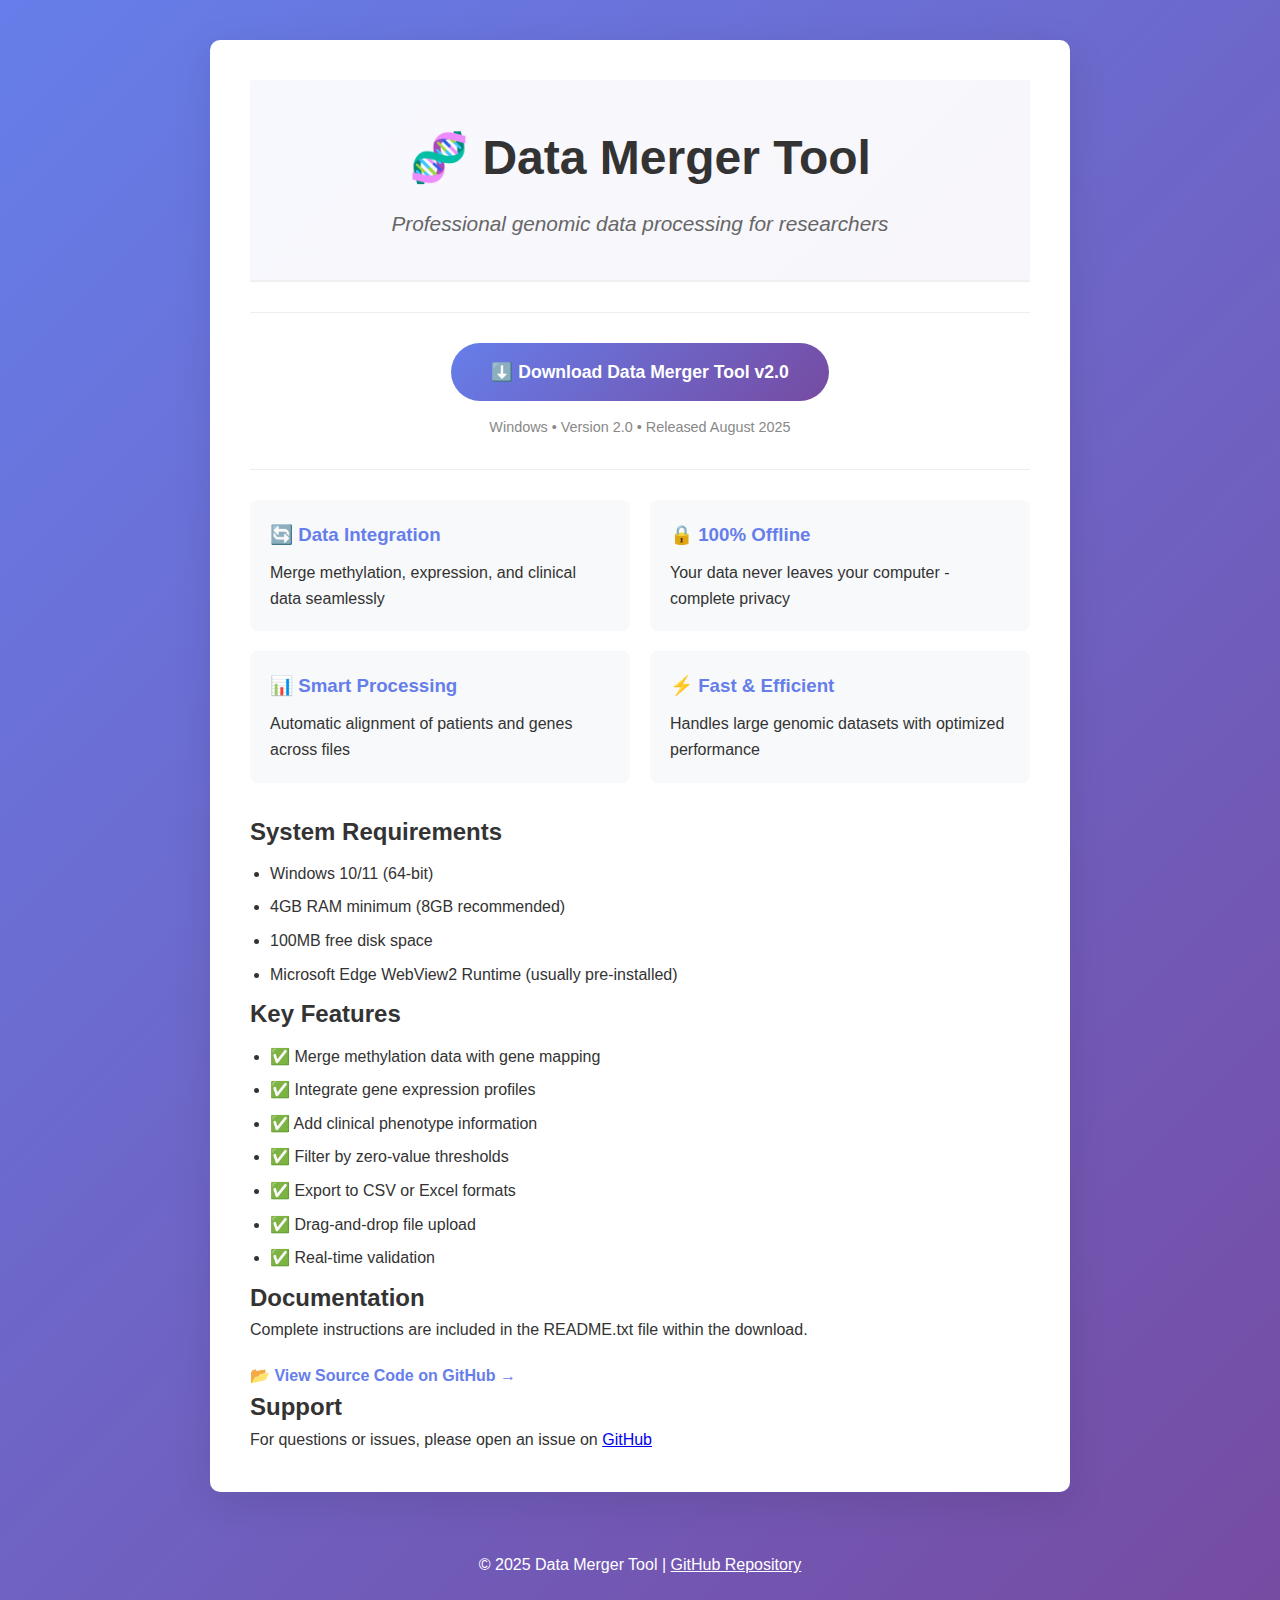
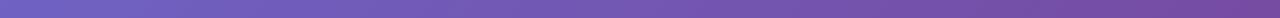
<file: docs/index.html>
<!DOCTYPE html>
<html>
<head>
    <title>Data Merger Tool</title>
    <meta charset="UTF-8">
    <meta name="viewport" content="width=device-width, initial-scale=1.0">
    <style>
        * { margin: 0; padding: 0; box-sizing: border-box; }
        body { 
            font-family: -apple-system, BlinkMacSystemFont, 'Segoe UI', Arial, sans-serif;
            line-height: 1.6;
            color: #333;
            background: linear-gradient(135deg, #667eea 0%, #764ba2 100%);
            min-height: 100vh;
        }
        .container {
            max-width: 900px;
            margin: 0 auto;
            padding: 20px;
        }
        .card {
            background: white;
            border-radius: 10px;
            padding: 40px;
            margin: 20px 0;
            box-shadow: 0 10px 40px rgba(0,0,0,0.1);
        }
        .hero-section {
            text-align: center;
            padding: 40px 0;
            border-bottom: 2px solid #f0f0f0;
            margin-bottom: 30px;
            background: linear-gradient(135deg, rgba(102, 126, 234, 0.05) 0%, rgba(118, 75, 162, 0.05) 100%);
        }
    
        h1 {
            color: #333;
            margin-bottom: 10px;
            font-size: 3em;  /* Bigger */
            text-align: center;
        }
    
        .tagline {
            color: #666;
            font-size: 1.3em;  /* Slightly bigger */
            margin-bottom: 0;
            text-align: center;
            font-style: italic;  /* Optional: make it italic */
        }
        .download-section {
            text-align: center;
            padding: 30px 0;
            border-top: 1px solid #eee;
            border-bottom: 1px solid #eee;
            margin: 30px 0;
        }
        .download-btn {
            background: linear-gradient(135deg, #667eea 0%, #764ba2 100%);
            color: white;
            padding: 15px 40px;
            text-decoration: none;
            border-radius: 50px;
            display: inline-block;
            font-size: 1.1em;
            font-weight: bold;
            transition: transform 0.3s;
        }
        .download-btn:hover {
            transform: translateY(-2px);
            box-shadow: 0 5px 15px rgba(102, 126, 234, 0.4);
        }
        .stats {
            color: #888;
            font-size: 0.9em;
            margin-top: 15px;
        }
        .features {
            display: grid;
            grid-template-columns: repeat(auto-fit, minmax(250px, 1fr));
            gap: 20px;
            margin: 30px 0;
        }
        .feature {
            padding: 20px;
            background: #f8f9fa;
            border-radius: 8px;
        }
        .feature h3 {
            color: #667eea;
            margin-bottom: 10px;
        }
        .code-link {
            display: inline-block;
            margin-top: 20px;
            color: #667eea;
            text-decoration: none;
            font-weight: bold;
        }
        .code-link:hover {
            text-decoration: underline;
        }
        ul {
            margin-left: 20px;
            margin-top: 10px;
        }
        li {
            margin: 8px 0;
        }
        footer {
            text-align: center;
            padding: 20px;
            color: white;
            margin-top: 40px;
        }
        footer a {
            color: white;
            text-decoration: underline;
        }
    </style>
</head>
<body>
    <div class="container">
        <div class="card">
            <div class="hero-section">
                <h1>🧬 Data Merger Tool</h1>
                <p class="tagline">Professional genomic data processing for researchers</p>
            </div>
            
            <div class="download-section">
                <a href="https://github.com/bar18340/TCGA/releases/latest/download/Data_Merger_Tool_v2.0.zip" 
                   class="download-btn">
                    ⬇️ Download Data Merger Tool v2.0
                </a>
                <p class="stats">Windows • Version 2.0 • Released August 2025</p>
            </div>
            
            <div class="features">
                <div class="feature">
                    <h3>🔄 Data Integration</h3>
                    <p>Merge methylation, expression, and clinical data seamlessly</p>
                </div>
                <div class="feature">
                    <h3>🔒 100% Offline</h3>
                    <p>Your data never leaves your computer - complete privacy</p>
                </div>
                <div class="feature">
                    <h3>📊 Smart Processing</h3>
                    <p>Automatic alignment of patients and genes across files</p>
                </div>
                <div class="feature">
                    <h3>⚡ Fast & Efficient</h3>
                    <p>Handles large genomic datasets with optimized performance</p>
                </div>
            </div>
            
            <h2>System Requirements</h2>
            <ul>
                <li>Windows 10/11 (64-bit)</li>
                <li>4GB RAM minimum (8GB recommended)</li>
                <li>100MB free disk space</li>
                <li>Microsoft Edge WebView2 Runtime (usually pre-installed)</li>
            </ul>
            
            <h2>Key Features</h2>
            <ul>
                <li>✅ Merge methylation data with gene mapping</li>
                <li>✅ Integrate gene expression profiles</li>
                <li>✅ Add clinical phenotype information</li>
                <li>✅ Filter by zero-value thresholds</li>
                <li>✅ Export to CSV or Excel formats</li>
                <li>✅ Drag-and-drop file upload</li>
                <li>✅ Real-time validation</li>
            </ul>
            
            <h2>Documentation</h2>
            <p>Complete instructions are included in the README.txt file within the download.</p>
            
            <a href="https://github.com/bar18340/TCGA" class="code-link">
                📂 View Source Code on GitHub →
            </a>
            
            <h2>Support</h2>
            <p>For questions or issues, please open an issue on 
               <a href="https://github.com/bar18340/TCGA/issues">GitHub</a>
            </p>
        </div>
        
        <footer>
            <p>© 2025 Data Merger Tool | 
            <a href="https://github.com/bar18340/TCGA">GitHub Repository</a></p>
        </footer>
    </div>
</body>
</html>
</file>
